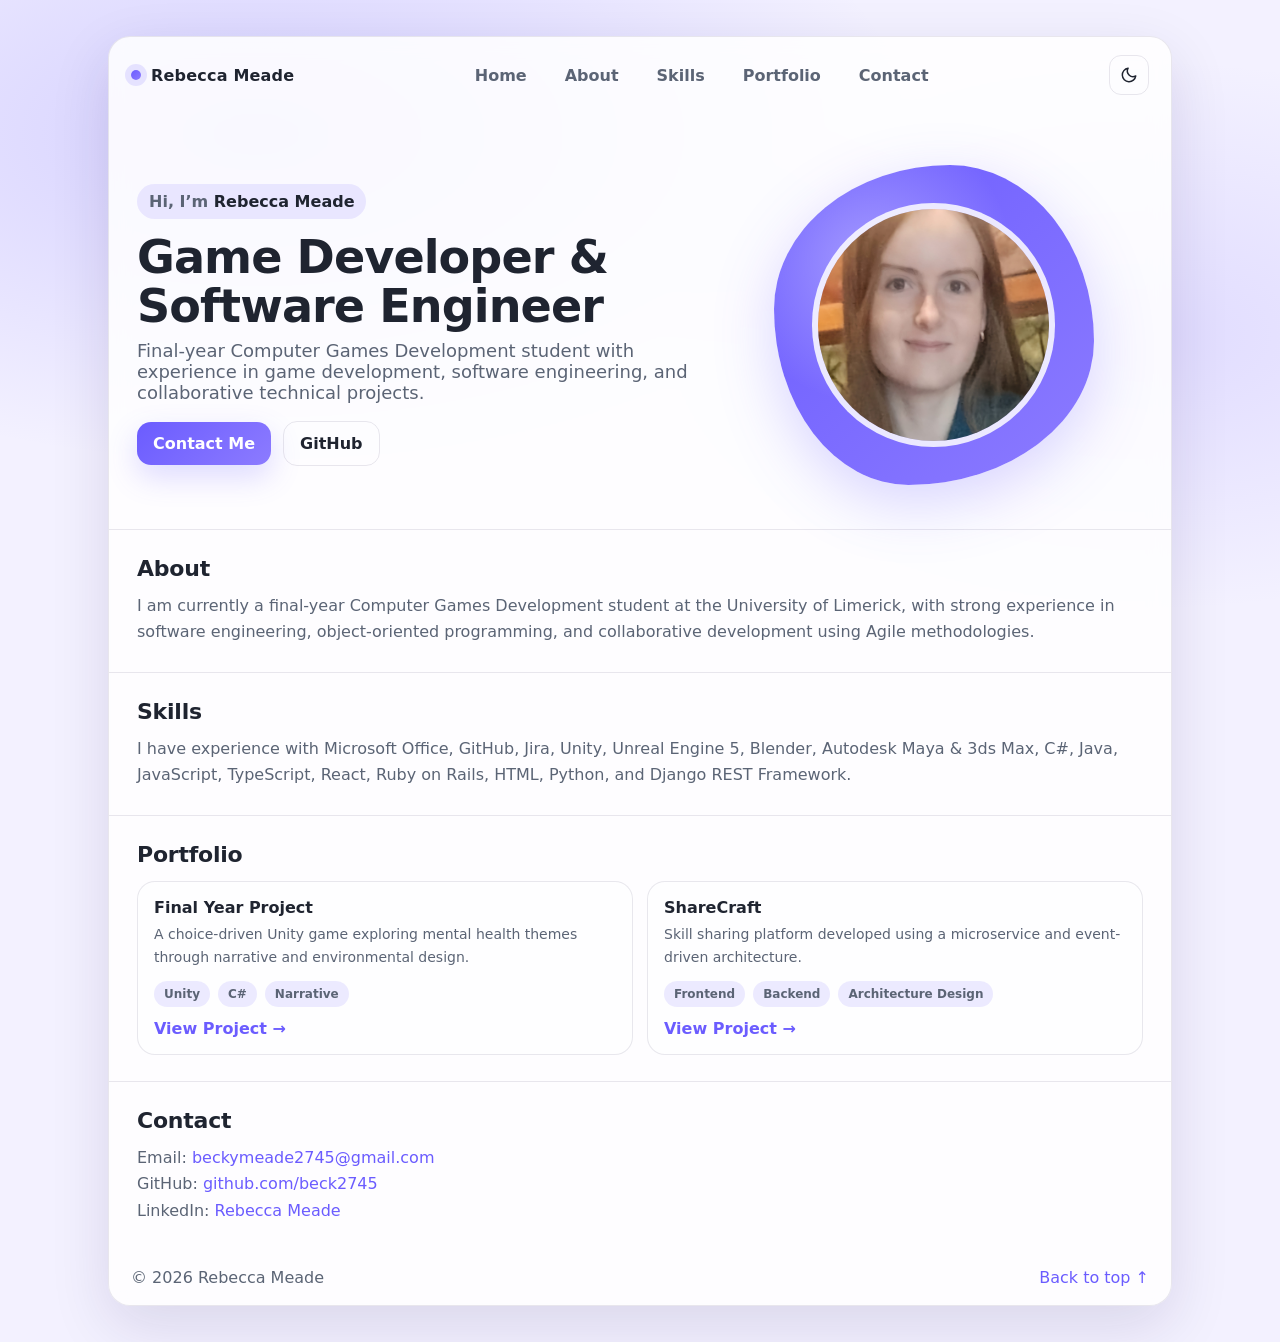
<file: index.html>
<!DOCTYPE html>
<html lang="en">
<head>
  <meta charset="UTF-8" />
  <meta name="viewport" content="width=device-width, initial-scale=1.0" />

  <title>Rebecca Meade | Portfolio</title>
  <link rel="stylesheet" href="style.css" />
</head>

<body>
  <div class="wrap">
    <div class="card" id="top">
      <div class="nav">
        <a class="brand" href="index.html">
          <span class="brand-dot" aria-hidden="true"></span>
          <span>Rebecca Meade</span>
        </a>

        <nav class="navlinks" aria-label="Primary">
          <a href="#top">Home</a>
          <a href="#about">About</a>
          <a href="#skills">Skills</a>
          <a href="#projects">Portfolio</a>
          <a href="#contact">Contact</a>
        </nav>

        <div class="actions">
          <button class="iconbtn" id="themeBtn" aria-label="Toggle theme" title="Toggle theme">
            <svg width="18" height="18" viewBox="0 0 24 24" fill="none">
              <path d="M21 13.2A7.5 7.5 0 0 1 10.8 3a9 9 0 1 0 10.2 10.2Z" stroke="currentColor" stroke-width="2" stroke-linecap="round" stroke-linejoin="round"/>
            </svg>
          </button>
        </div>
      </div>

      <section class="hero" aria-label="Hero">
        <div>
          <div class="kicker">
            <span>Hi, I’m <b>Rebecca Meade</b></span>
          </div>

          <h1>Game Developer & Software Engineer</h1>

          <p class="subtitle">
            Final-year Computer Games Development student with experience in game development,
            software engineering, and collaborative technical projects.
          </p>

          <div class="ctaRow">
            <a class="btn btn-primary" href="#contact">
              Contact Me
            </a>

            <a class="btn btn-ghost" href="https://github.com/beck2745" target="_blank" rel="noreferrer">
              GitHub
            </a>
          </div>
        </div>

        <div class="portraitWrap">
          <div class="blob" aria-label="Profile image">
            <img src="images/pfp.jpg" alt="Profile photo of Rebecca Meade" />
          </div>
        </div>
      </section>

      <section class="section" id="about">
        <h2>About</h2>
        <p>
          I am currently a final-year Computer Games Development student at the University of Limerick,
          with strong experience in software engineering, object-oriented programming, and collaborative
          development using Agile methodologies.
        </p>
      </section>

      <section class="section" id="skills">
        <h2>Skills</h2>
        <p>
          I have experience with Microsoft Office, GitHub, Jira, Unity, Unreal Engine 5, Blender,
          Autodesk Maya &amp; 3ds Max, C#, Java, JavaScript, TypeScript, React, Ruby on Rails,
          HTML, Python, and Django REST Framework.
        </p>
      </section>

      <section class="section" id="projects">
        <h2>Portfolio</h2>

        <div class="grid" role="list">
          <article class="proj" role="listitem">
            <h3>Final Year Project</h3>
            <p>A choice-driven Unity game exploring mental health themes through narrative and environmental design.</p>

            <div class="tags">
              <span class="tag">Unity</span>
              <span class="tag">C#</span>
              <span class="tag">Narrative</span>
            </div>

            <a href="projects/fyp.html">View Project →</a>
          </article>

          <article class="proj" role="listitem">
            <h3>ShareCraft</h3>
            <p>Skill sharing platform developed using a microservice and event-driven architecture.</p>

            <div class="tags">
              <span class="tag">Frontend</span>
              <span class="tag">Backend</span>
              <span class="tag">Architecture Design</span>
            </div>

            <a href="projects/sharecraft.html">View Project →</a>
          </article>
        </div>
      </section>

      <section class="section" id="contact">
        <h2>Contact</h2>
        <p>
          Email: <a href="mailto:beckymeade2745@gmail.com">beckymeade2745@gmail.com</a><br/>
          GitHub: <a href="https://github.com/beck2745" target="_blank" rel="noreferrer">github.com/beck2745</a><br/>
          LinkedIn: <a href="https://www.linkedin.com/in/rebecca-meade-7a31aa380/" target="_blank" rel="noreferrer">Rebecca Meade</a>
        </p>
      </section>

      <footer>
        <span>© 2026 Rebecca Meade</span>
        <span>
          <a href="#top">Back to top ↑</a>
        </span>
      </footer>
    </div>
  </div>

  <script src="script.js"></script>
</body>
</html>
</file>
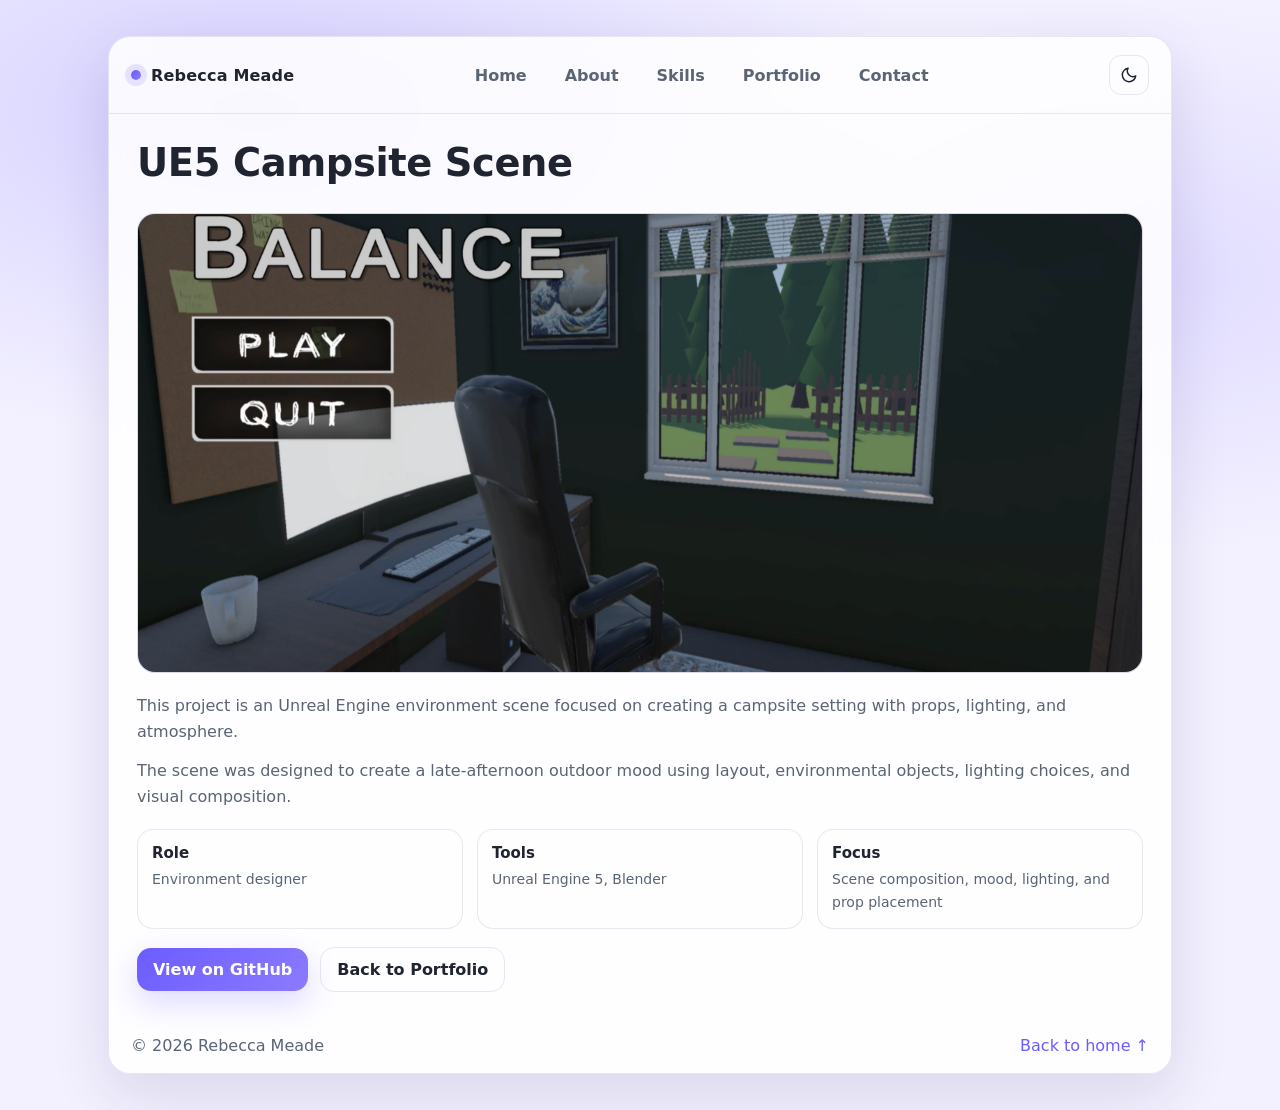
<file: projects/campsite.html>
<!DOCTYPE html>
<html lang="en">
<head>
  <meta charset="UTF-8" />
  <meta name="viewport" content="width=device-width, initial-scale=1.0" />

  <title>Campsite Scene | Rebecca Meade</title>
  <link rel="stylesheet" href="../style.css" />
</head>

<body>
  <div class="wrap">
    <div class="card">
      <div class="nav">
        <a class="brand" href="../index.html">
          <span class="brand-dot" aria-hidden="true"></span>
          <span>Rebecca Meade</span>
        </a>

        <nav class="navlinks" aria-label="Primary">
          <a href="../index.html">Home</a>
          <a href="../index.html#about">About</a>
          <a href="../index.html#skills">Skills</a>
          <a href="../index.html#projects">Portfolio</a>
          <a href="../index.html#contact">Contact</a>
        </nav>

        <div class="actions">
          <button class="iconbtn" id="themeBtn" aria-label="Toggle theme" title="Toggle theme">
            <svg width="18" height="18" viewBox="0 0 24 24" fill="none">
              <path d="M21 13.2A7.5 7.5 0 0 1 10.8 3a9 9 0 1 0 10.2 10.2Z" stroke="currentColor" stroke-width="2" stroke-linecap="round" stroke-linejoin="round"/>
            </svg>
          </button>
        </div>
      </div>

      <section class="section">
        <h1>UE5 Campsite Scene</h1>

        <img
          class="project-hero-image"
          src="../images/fyp.png"
          alt="Screenshot of a campsite scene created in Unreal Engine 5"
        />

        <p>This project is an Unreal Engine environment scene focused on creating a campsite setting with props, lighting, and atmosphere.</p>

        <p>The scene was designed to create a late-afternoon outdoor mood using layout, environmental objects, lighting choices, and visual composition.</p>

        <div class="project-meta">
          <div class="meta-card">
            <h3>Role</h3>
            <p>Environment designer</p>
          </div>

          <div class="meta-card">
            <h3>Tools</h3>
            <p>Unreal Engine 5, Blender</p>
          </div>

          <div class="meta-card">
            <h3>Focus</h3>
            <p>Scene composition, mood, lighting, and prop placement</p>
          </div>
        </div>

        <div class="ctaRow">
          <a class="btn btn-primary" href="https://github.com/beck2745" target="_blank" rel="noreferrer">
            View on GitHub
          </a>

          <a class="btn btn-ghost" href="../index.html#projects">
            Back to Portfolio
          </a>
        </div>
      </section>

      <footer>
        <span>© 2026 Rebecca Meade</span>
        <span>
          <a href="../index.html#top">Back to home ↑</a>
        </span>
      </footer>
    </div>
  </div>

  <script src="../script.js"></script>
</body>
</html>
</file>
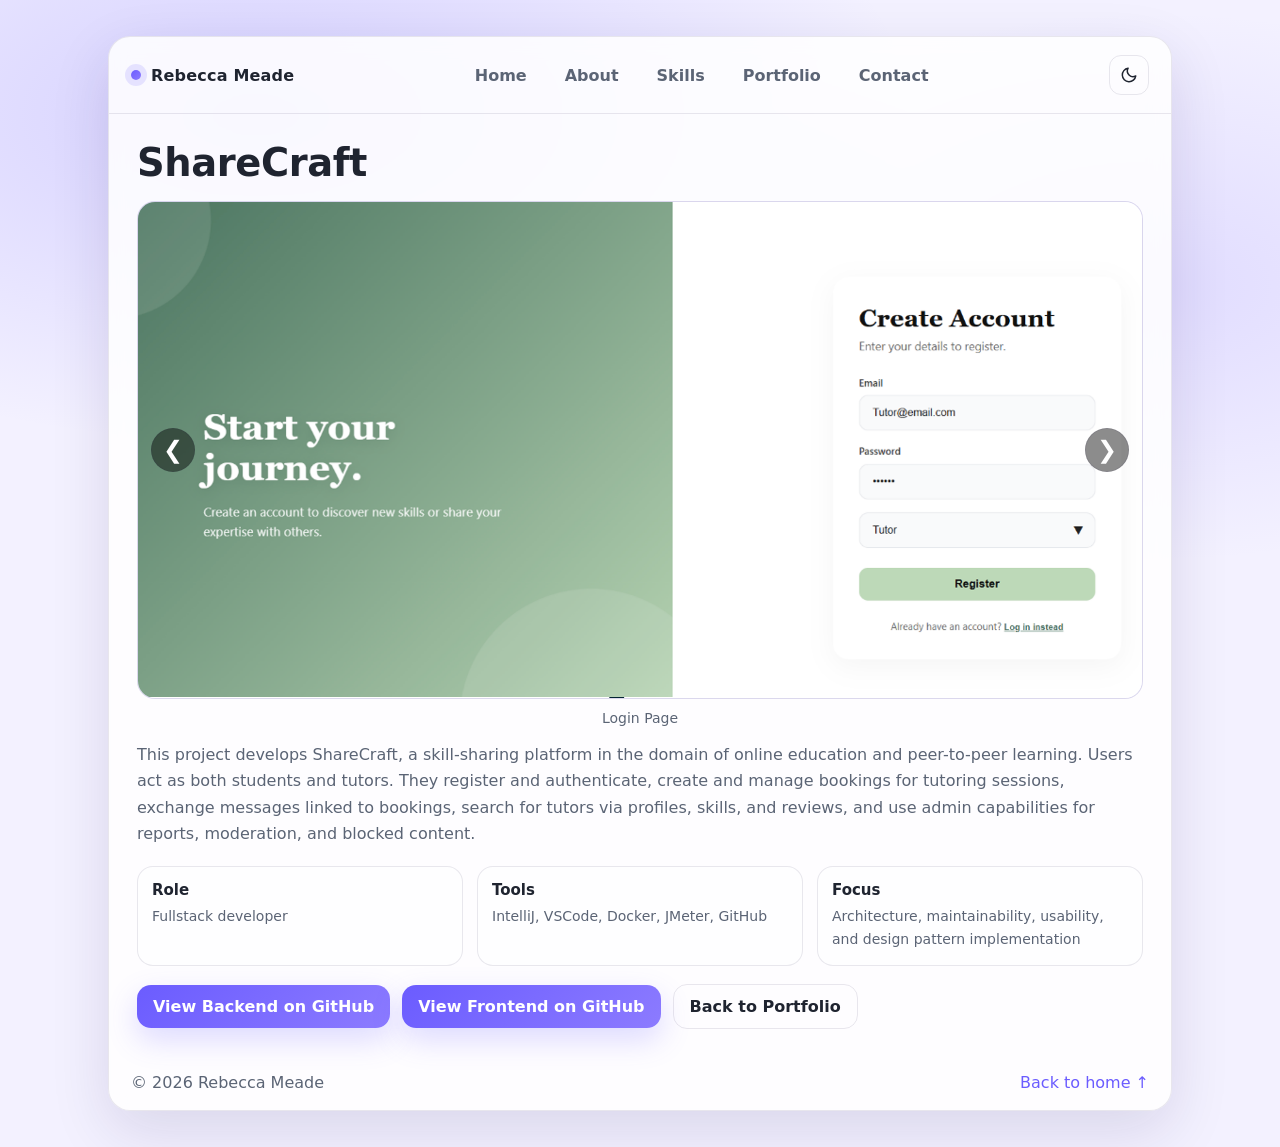
<file: projects/sharecraft.html>
<!DOCTYPE html>
<html lang="en">
<head>
  <meta charset="UTF-8" />
  <meta name="viewport" content="width=device-width, initial-scale=1.0" />

  <title>ShareCraft | Rebecca Meade</title>
  <link rel="stylesheet" href="../style.css" />
</head>

<body>
  <div class="wrap">
    <div class="card">
      <div class="nav">
        <a class="brand" href="../index.html">
          <span class="brand-dot" aria-hidden="true"></span>
          <span>Rebecca Meade</span>
        </a>

        <nav class="navlinks" aria-label="Primary">
          <a href="../index.html">Home</a>
          <a href="../index.html#about">About</a>
          <a href="../index.html#skills">Skills</a>
          <a href="../index.html#projects">Portfolio</a>
          <a href="../index.html#contact">Contact</a>
        </nav>

        <div class="actions">
          <button class="iconbtn" id="themeBtn" aria-label="Toggle theme" title="Toggle theme">
            <svg width="18" height="18" viewBox="0 0 24 24" fill="none">
              <path d="M21 13.2A7.5 7.5 0 0 1 10.8 3a9 9 0 1 0 10.2 10.2Z" stroke="currentColor" stroke-width="2" stroke-linecap="round" stroke-linejoin="round"/>
            </svg>
          </button>
        </div>
      </div>

      <section class="section">
        <h1>ShareCraft</h1>

        <div class="carousel">
          <button class="carousel-btn left" onclick="changeSlide(-1)" aria-label="Previous image">
            &#10094;
          </button>

          <img id="carouselImage" src="../images/login.png" alt="Login Page">

          <button class="carousel-btn right" onclick="changeSlide(1)" aria-label="Next image">
            &#10095;
          </button>
        </div>

        <p id="carouselCaption" class="carousel-caption">Login Page</p>

        <p>This project develops ShareCraft, a skill-sharing platform in the domain of online education and peer-to-peer learning. Users act as both students and tutors. They register and authenticate, create and manage bookings for tutoring sessions, exchange messages linked to bookings, search for tutors via profiles, skills, and reviews, and use admin capabilities for reports, moderation, and blocked content.</p>

        <div class="project-meta">
          <div class="meta-card">
            <h3>Role</h3>
            <p>Fullstack developer</p>
          </div>

          <div class="meta-card">
            <h3>Tools</h3>
            <p>IntelliJ, VSCode, Docker, JMeter, GitHub</p>
          </div>

          <div class="meta-card">
            <h3>Focus</h3>
            <p>Architecture, maintainability, usability, and design pattern implementation</p>
          </div>
        </div>

        <div class="ctaRow">
          <a class="btn btn-primary" href="https://github.com/beck2745/CS4135Backend" target="_blank" rel="noreferrer">
            View Backend on GitHub
          </a>

          <a class="btn btn-primary" href="https://github.com/Maeve-Bray/CS4135GroupProjectFrontEnd" target="_blank" rel="noreferrer">
            View Frontend on GitHub
          </a>

          <a class="btn btn-ghost" href="../index.html#projects">
            Back to Portfolio
          </a>
        </div>
      </section>

      <footer>
        <span>© 2026 Rebecca Meade</span>
        <span>
          <a href="../index.html#top">Back to home ↑</a>
        </span>
      </footer>
    </div>
  </div>

  <script>
    const carouselImages = [
      {
        src: "../images/login.png",
        alt: "Login Page"
      },
      {
        src: "../images/skills.png",
        alt: "Tutor Skills Selection"
      },
      {
        src: "../images/searching.png",
        alt: "Searching for Tutors"
      },
      {
        src: "../images/TutorSchedule.png",
        alt: "Tutor Schedule Page"
      },
      {
        src: "../images/BookingConfirmed.png",
        alt: "Booking Confirmed"
      },
      {
        src: "../images/Messaging.png",
        alt: "Messaging between Student and Tutor"
      },
      {
        src: "../images/Ratingtutor.png",
        alt: "Rating a Tutor"
      },
      {
        src: "../images/TutorProfileAfterRating.png",
        alt: "Tutor Profile After Rating"
      },
      {
        src: "../images/AdminDashboard.png",
        alt: "Admin Dashboard"
      },
      {
        src: "../images/ReportedContent.png",
        alt: "Reported Content"
      },
      {
        src: "../images/BlockedContent.png",
        alt: "Blocked Content"
      }
    ];

    let currentSlide = 0;

    function changeSlide(direction) {
      currentSlide += direction;

      if (currentSlide < 0) {
        currentSlide = carouselImages.length - 1;
      }

      if (currentSlide >= carouselImages.length) {
        currentSlide = 0;
      }

      const image = document.getElementById("carouselImage");
      const caption = document.getElementById("carouselCaption");

      image.src = carouselImages[currentSlide].src;
      image.alt = carouselImages[currentSlide].alt;
      caption.textContent = carouselImages[currentSlide].alt;
    }
  </script>

  <script src="../script.js"></script>
</body>
</html>
</file>
<file: style.css>
:root{
  --bg: #f3f1ff;
  --card: rgba(255,255,255,0.85);
  --text: #1f2430;
  --muted: #5b6475;
  --border: rgba(40, 30, 80, 0.10);
  --shadow: 0 20px 60px rgba(30, 18, 80, 0.12);
  --accent: #6b5cff;
  --accent2: #8c7bff;
  --link: #6b5cff;
  --chip: rgba(107,92,255,0.12);
}

/* Dark mode */
[data-theme="dark"]{
  --bg: #0f1220;
  --card: rgba(25, 28, 45, 0.75);
  --text: #f1f4ff;
  --muted: #b8c0d7;
  --border: rgba(255,255,255,0.10);
  --shadow: 0 20px 60px rgba(0, 0, 0, 0.45);
  --accent: #8c7bff;
  --accent2: #6b5cff;
  --link: #a79cff;
  --chip: rgba(167,156,255,0.14);
}

*{ box-sizing:border-box; }
html{ scroll-behavior:smooth; }

body{
  margin:0;
  font-family: ui-sans-serif, system-ui, -apple-system, Segoe UI, Roboto, Arial, "Apple Color Emoji","Segoe UI Emoji";
  background: radial-gradient(1200px 600px at 20% 10%, rgba(107,92,255,0.22), transparent 55%),
              radial-gradient(900px 500px at 90% 25%, rgba(140,123,255,0.18), transparent 55%),
              var(--bg);
  color: var(--text);
  min-height: 100vh;
}

a{ color: var(--link); text-decoration: none; }
a:hover{ text-decoration: underline; }

.wrap{
  max-width: 1100px;
  margin: 36px auto;
  padding: 0 18px;
}

.card{
  background: var(--card);
  border: 1px solid var(--border);
  box-shadow: var(--shadow);
  backdrop-filter: blur(10px);
  border-radius: 22px;
  overflow: hidden;
}

/* Top nav */
.nav{
  display:flex;
  align-items:center;
  justify-content:space-between;
  padding: 18px 22px;
}

.brand{
  display:flex;
  align-items:center;
  gap:10px;
  font-weight: 800;
  letter-spacing: 0.2px;
  color: var(--text);
}

.brand:hover{
  text-decoration: none;
}

.brand-dot{
  width: 10px;
  height: 10px;
  border-radius: 50%;
  background: linear-gradient(135deg, var(--accent), var(--accent2));
  box-shadow: 0 0 0 6px rgba(107,92,255,0.15);
}

.navlinks{
  display:flex;
  align-items:center;
  gap: 18px;
  flex-wrap: wrap;
}

.navlinks a{
  color: var(--muted);
  font-weight: 600;
  padding: 10px 10px;
  border-radius: 12px;
}

.navlinks a:hover{
  background: rgba(107,92,255,0.10);
  text-decoration:none;
  color: var(--text);
}

.actions{
  display:flex;
  align-items:center;
  gap: 10px;
}

.iconbtn{
  width: 40px;
  height: 40px;
  border-radius: 12px;
  border: 1px solid var(--border);
  background: transparent;
  color: var(--text);
  cursor: pointer;
  display:grid;
  place-items:center;
}

.iconbtn:hover{
  background: rgba(107,92,255,0.10);
}

/* Hero */
.hero{
  display:grid;
  grid-template-columns: 1.15fr 0.85fr;
  gap: 22px;
  padding: 42px 28px 34px;
  align-items:center;
}

.kicker{
  display:inline-flex;
  gap: 10px;
  align-items:center;
  padding: 8px 12px;
  border-radius: 999px;
  background: var(--chip);
  color: var(--muted);
  font-weight: 650;
  width: fit-content;
  margin-bottom: 14px;
}

.kicker b{ color: var(--text); }

.hero h1{
  margin: 0 0 10px;
  font-size: clamp(34px, 3.6vw, 52px);
  line-height: 1.05;
  letter-spacing: -0.02em;
}

.subtitle{
  margin: 0 0 16px;
  font-size: 18px;
  color: var(--muted);
  max-width: 52ch;
}

.ctaRow{
  display:flex;
  align-items:center;
  gap: 12px;
  flex-wrap: wrap;
  margin-top: 18px;
}

.btn{
  border: 0;
  cursor:pointer;
  font-weight: 750;
  padding: 12px 16px;
  border-radius: 14px;
  display:inline-flex;
  align-items:center;
  gap: 10px;
}

.btn-primary{
  background: linear-gradient(135deg, var(--accent), var(--accent2));
  color: white;
  box-shadow: 0 12px 30px rgba(107,92,255,0.22);
}

.btn-primary:hover{
  filter: brightness(1.03);
  text-decoration: none;
}

.btn-ghost{
  background: transparent;
  border: 1px solid var(--border);
  color: var(--text);
}

.btn-ghost:hover{
  background: rgba(107,92,255,0.10);
  text-decoration: none;
}

.social{
  display:flex;
  gap: 10px;
  margin-top: 18px;
  align-items:center;
}

.social a{
  width: 40px;
  height: 40px;
  border-radius: 12px;
  border: 1px solid var(--border);
  display:grid;
  place-items:center;
  color: var(--text);
}

.social a:hover{
  background: rgba(107,92,255,0.10);
  text-decoration:none;
}

/* Portrait / blob */
.portraitWrap{
  display:grid;
  place-items:center;
  padding: 10px;
}

.blob{
  width: min(320px, 72vw);
  aspect-ratio: 1 / 1;
  border-radius: 55% 45% 58% 42% / 45% 55% 45% 55%;
  background: radial-gradient(circle at 30% 30%, rgba(255,255,255,0.35), transparent 45%),
              linear-gradient(135deg, var(--accent), var(--accent2));
  position: relative;
  box-shadow: 0 18px 60px rgba(107,92,255,0.25);
  overflow: hidden;
  animation: float 7s ease-in-out infinite;
}

@keyframes float{
  0%,100%{ transform: translateY(0px); }
  50%{ transform: translateY(-10px); }
}

.blob img{
  position:absolute;
  inset: 12%;
  width: 76%;
  height: 76%;
  object-fit: cover;
  border-radius: 50%;
  border: 6px solid rgba(255,255,255,0.65);
  background: rgba(255,255,255,0.55);
}

/* Sections */
.section{
  padding: 26px 28px;
  border-top: 1px solid var(--border);
}

.section h1,
.section h2{
  margin: 0 0 12px;
  letter-spacing: -0.01em;
}

.section h1{
  font-size: clamp(30px, 3vw, 44px);
}

.section h2{
  font-size: 22px;
}

.section p{
  margin: 0;
  color: var(--muted);
  line-height: 1.65;
}

.section p + p{
  margin-top: 12px;
}

/* Projects grid */
.grid{
  margin-top: 14px;
  display:grid;
  grid-template-columns: repeat(2, 1fr);
  gap: 14px;
}

.proj{
  border: 1px solid var(--border);
  border-radius: 18px;
  padding: 16px;
  background: rgba(255,255,255,0.35);
}

[data-theme="dark"] .proj{
  background: rgba(0,0,0,0.14);
}

.proj h3{
  margin: 0 0 6px;
  font-size: 16px;
}

.proj p{
  margin: 0 0 12px;
  font-size: 14px;
  color: var(--muted);
}

.tags{
  display:flex;
  flex-wrap:wrap;
  gap: 8px;
  margin-bottom: 12px;
}

.tag{
  font-size: 12px;
  padding: 6px 10px;
  border-radius: 999px;
  background: var(--chip);
  color: var(--muted);
  font-weight: 650;
}

.proj a{
  font-weight: 750;
  display:inline-flex;
  align-items:center;
  gap: 8px;
}

/* Project detail pages */
.project-hero-image{
  width:100%;
  max-height: 460px;
  object-fit: cover;
  border-radius: 18px;
  border: 1px solid var(--border);
  margin: 16px 0;
  background: rgba(107,92,255,0.10);
}

.image-scroll{
  display: flex;
  gap: 16px;
  overflow-x: auto;
  scroll-snap-type: x mandatory;
  padding: 16px 0;
  margin: 16px 0;
}

.image-scroll img{
  width: 85%;
  max-width: 850px;
  height: 460px;
  object-fit: cover;
  flex: 0 0 auto;
  border-radius: 18px;
  border: 1px solid var(--border);
  background: rgba(107,92,255,0.10);
  scroll-snap-align: start;
}

.project-video{
  width: 100%;
  height: auto;
  display: block;
  border-radius: 18px;
  border: 1px solid var(--border);
  margin: 16px 0;
  background: rgba(107,92,255,0.10);
}

.carousel{
  position: relative;
  width: 100%;
  margin: 16px 0 8px;
}

.carousel img{
  width: 100%;
  max-height: 520px;
  object-fit: contain;
  display: block;
  border-radius: 18px;
  border: 1px solid var(--border);
  background: rgba(107,92,255,0.10);
}

.carousel-btn{
  position: absolute;
  top: 50%;
  transform: translateY(-50%);
  width: 44px;
  height: 44px;
  border-radius: 50%;
  border: 1px solid var(--border);
  background: rgba(0, 0, 0, 0.45);
  color: white;
  font-size: 24px;
  cursor: pointer;
  z-index: 2;
}

.carousel-btn:hover{
  background: rgba(0, 0, 0, 0.65);
}

.carousel-btn.left{
  left: 14px;
}

.carousel-btn.right{
  right: 14px;
}

.carousel-caption{
  text-align: center;
  font-size: 14px;
  color: var(--muted);
  margin-bottom: 18px;
}

.project-meta{
  display:grid;
  grid-template-columns: repeat(3, 1fr);
  gap: 14px;
  margin-top: 18px;
}

.meta-card{
  border: 1px solid var(--border);
  border-radius: 16px;
  padding: 14px;
  background: rgba(255,255,255,0.30);
}

[data-theme="dark"] .meta-card{
  background: rgba(0,0,0,0.14);
}

.meta-card h3{
  margin: 0 0 6px;
  font-size: 15px;
}

.meta-card p{
  font-size: 14px;
}

/* Footer */
footer{
  padding: 18px 22px;
  color: var(--muted);
  display:flex;
  justify-content:space-between;
  align-items:center;
  gap: 10px;
  flex-wrap: wrap;
}

/* Responsive */
@media (max-width: 900px){
  .hero{
    grid-template-columns: 1fr;
    padding: 34px 22px 22px;
  }

  .grid,
  .project-meta{
    grid-template-columns: 1fr;
  }

  .nav{
    gap: 10px;
  }

  .navlinks{
    display:none;
  }

  .image-scroll img{
    width: 92%;
    height: 280px;
  }
}
</file>
